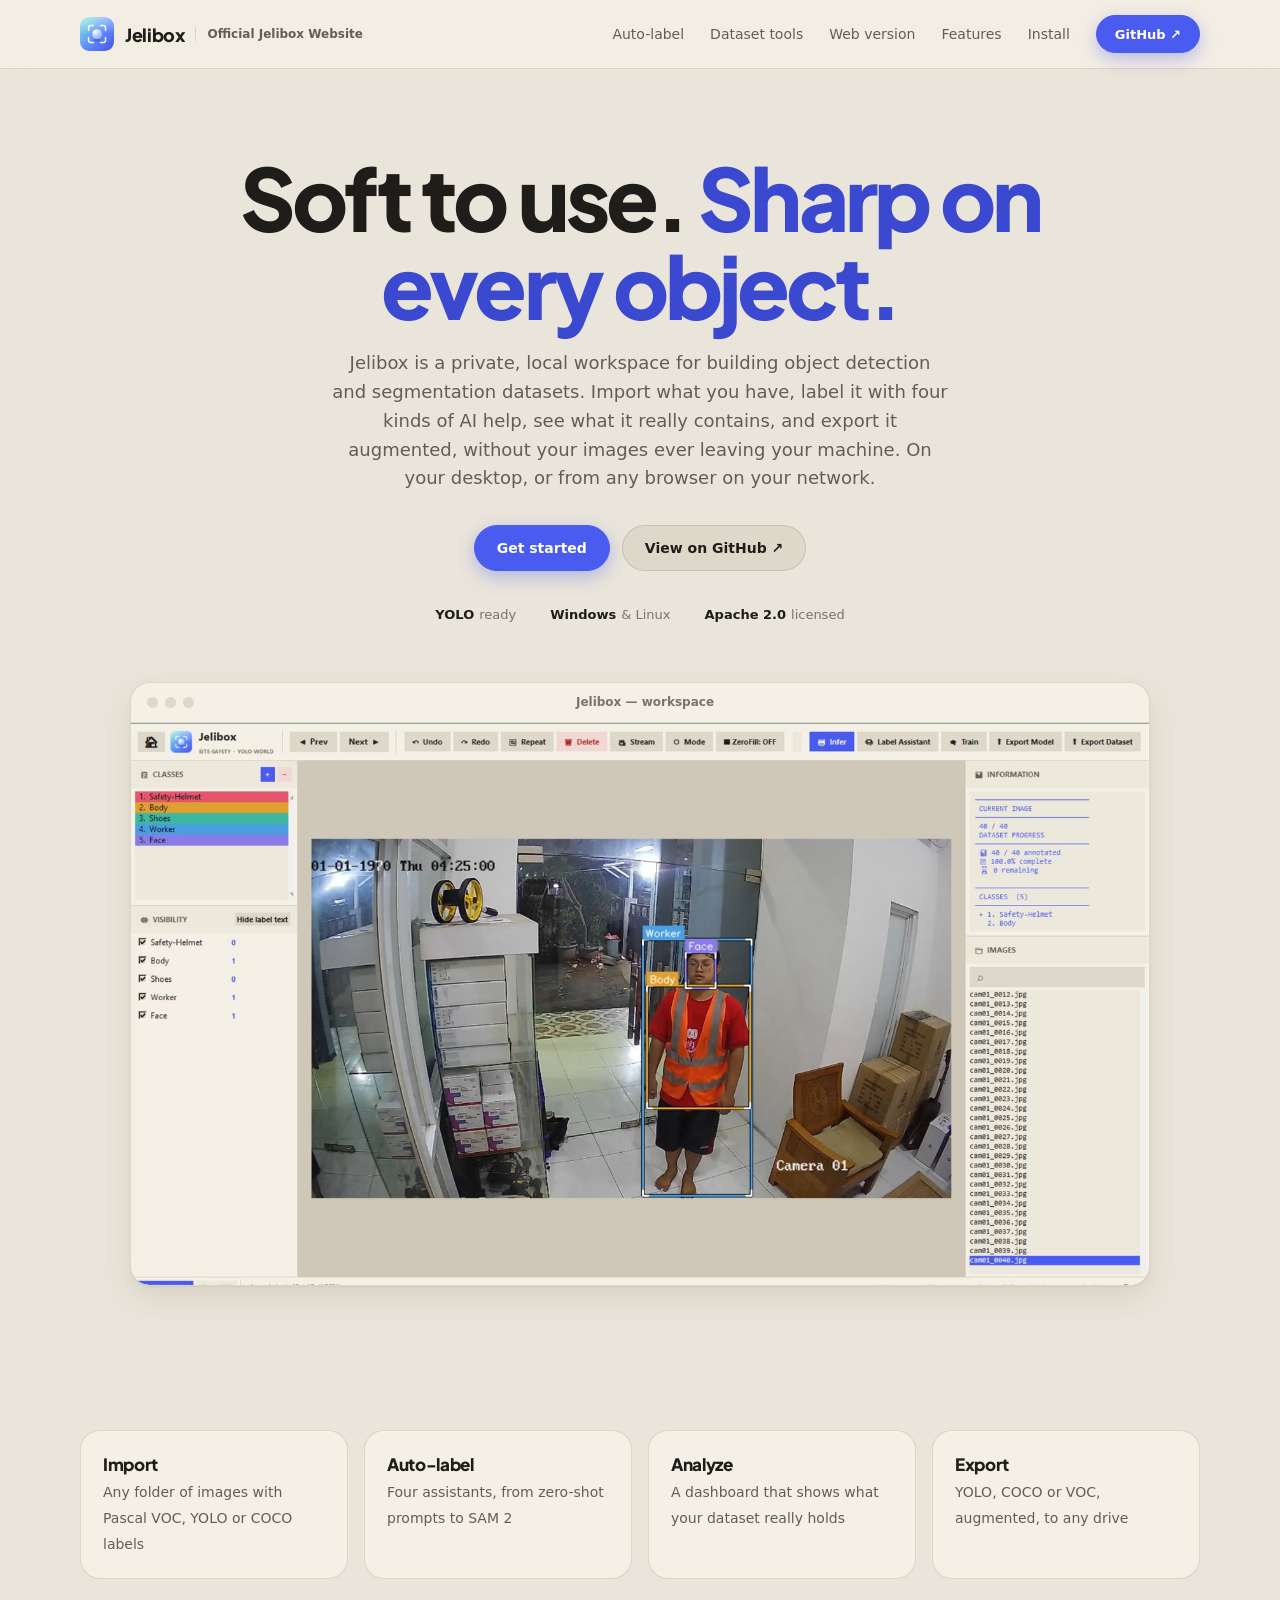
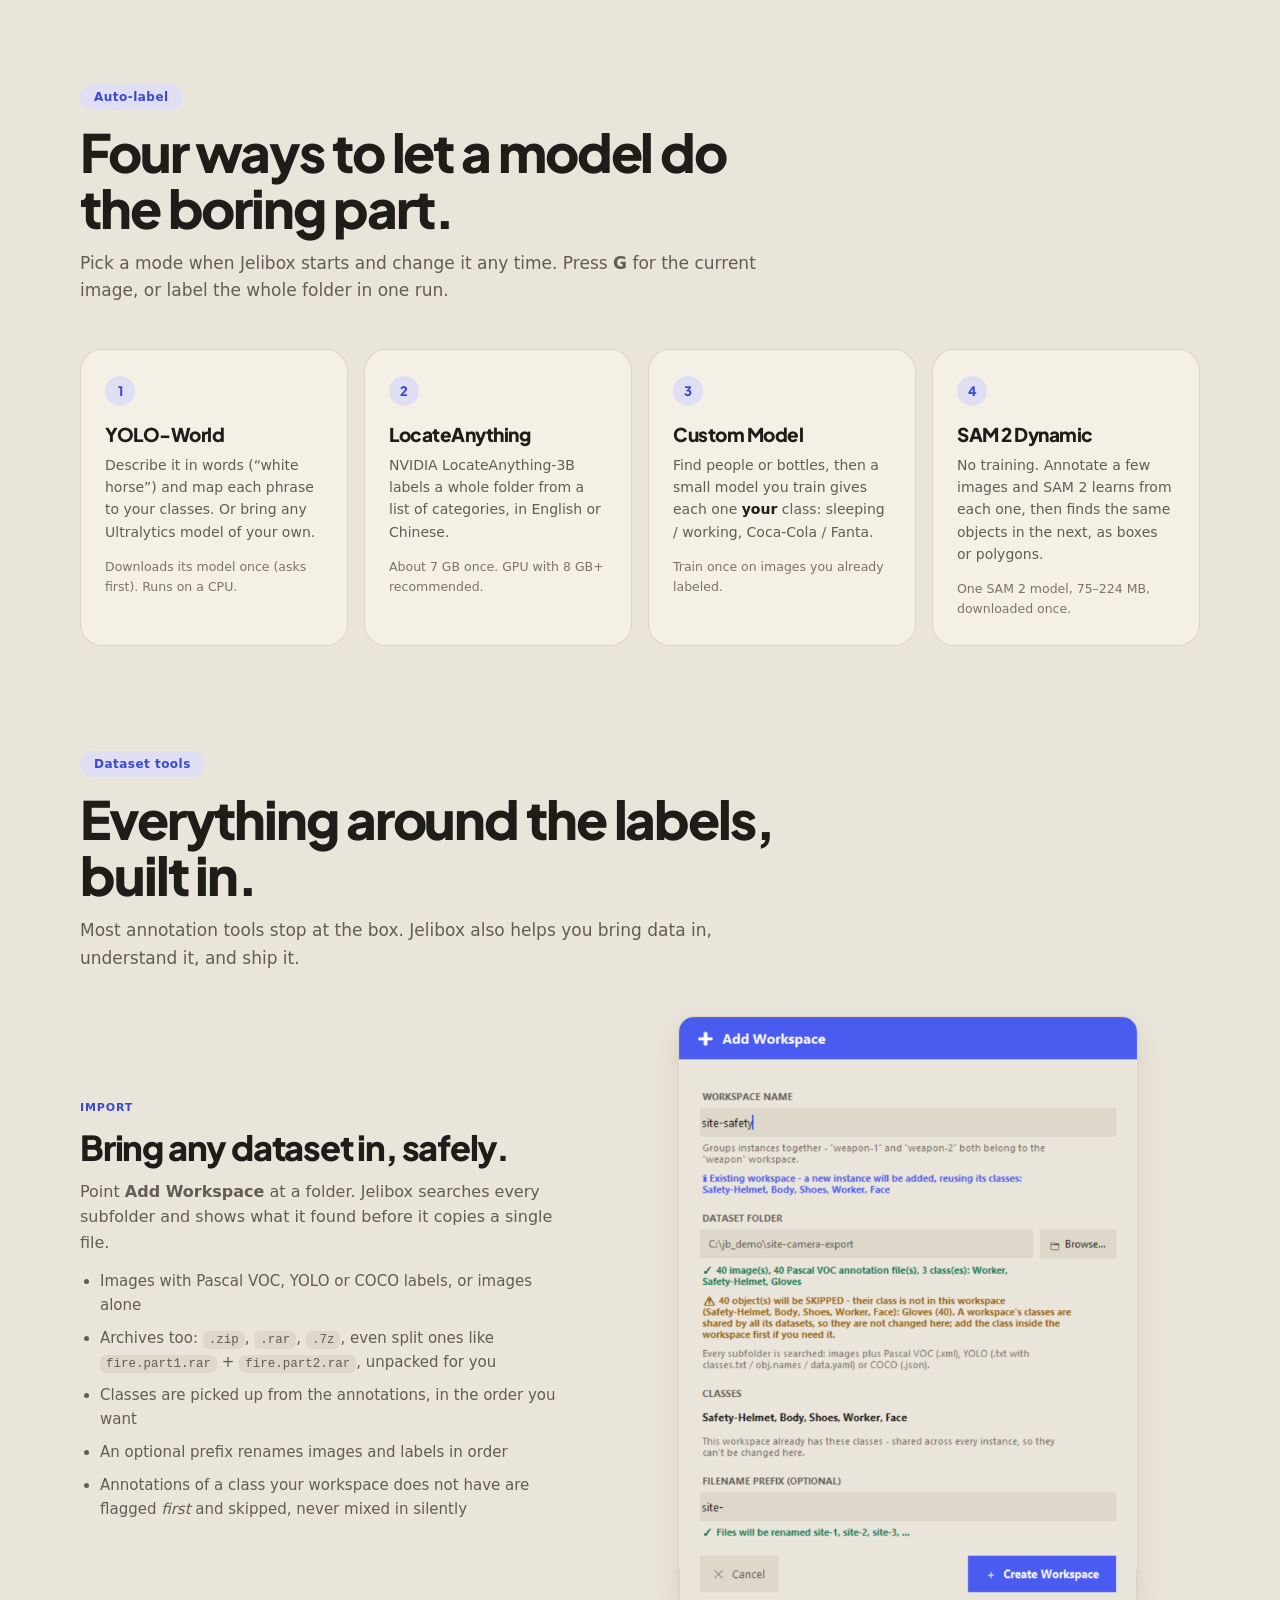
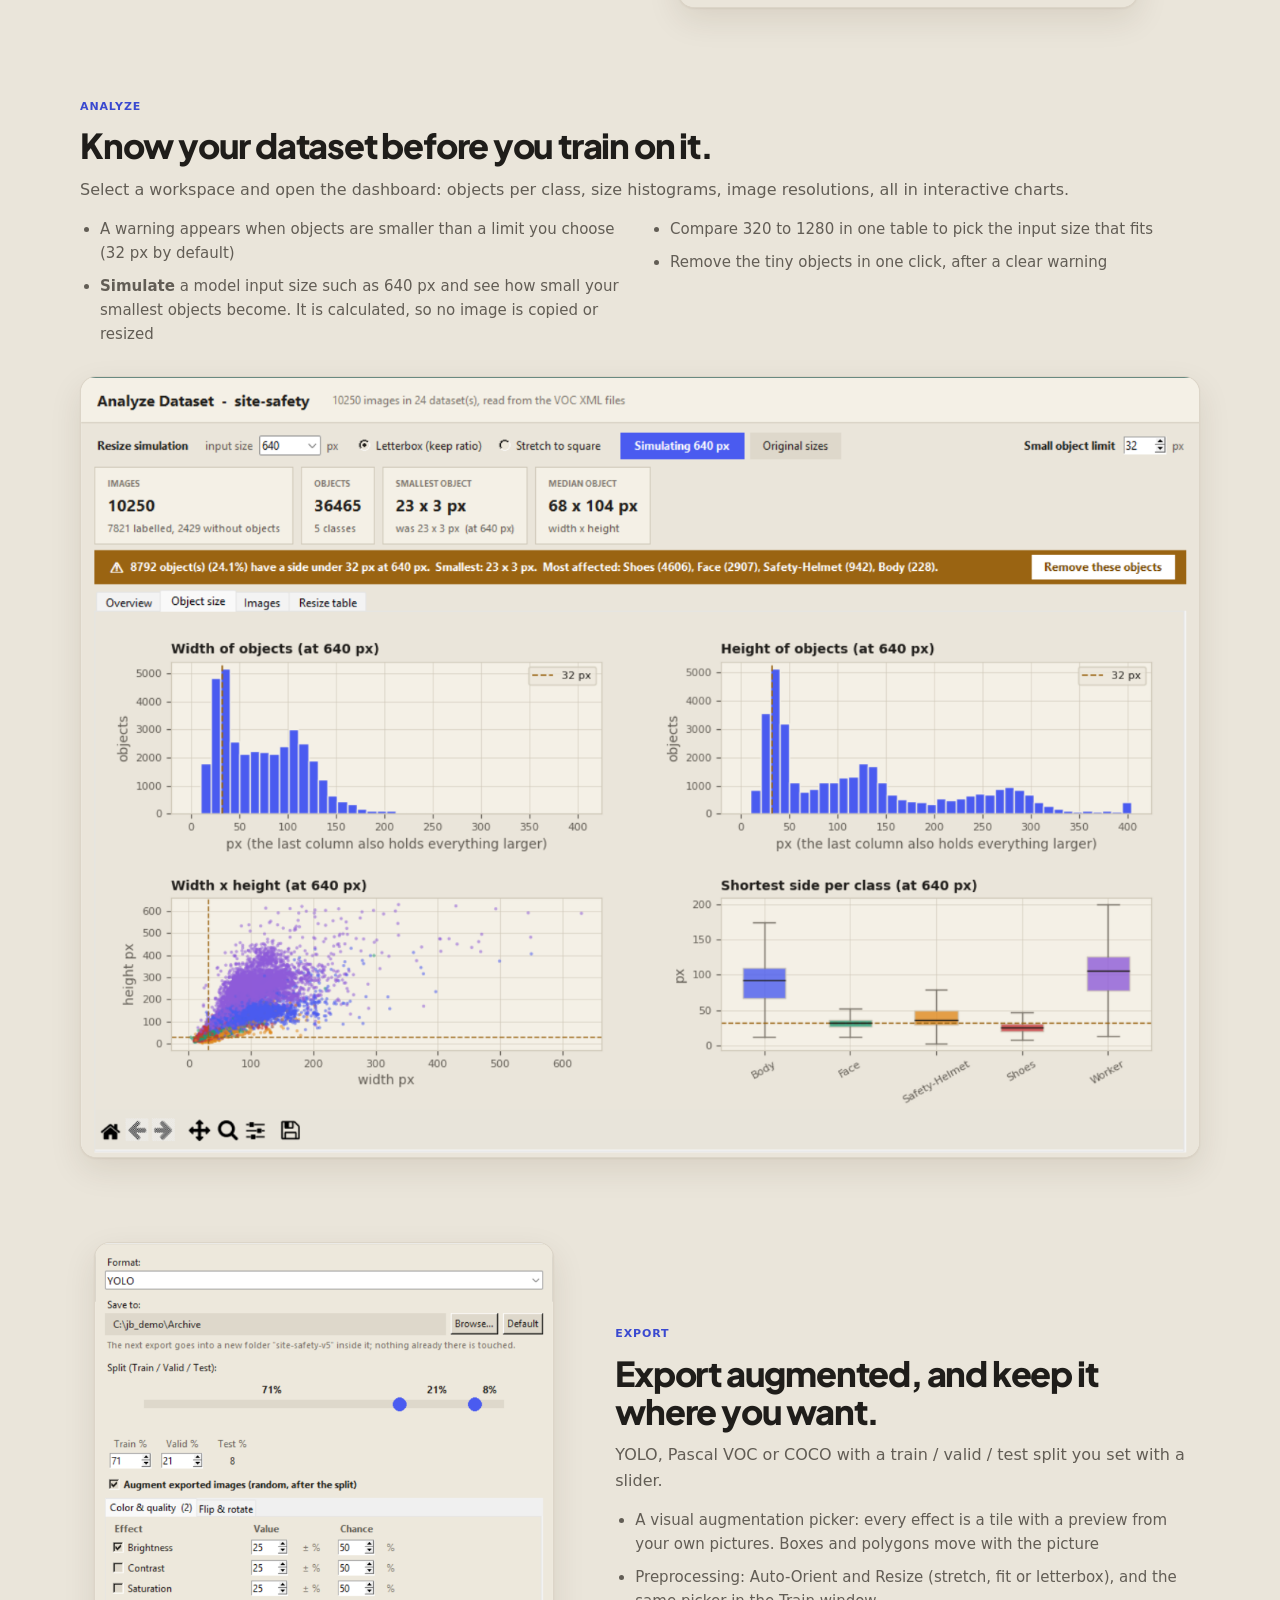
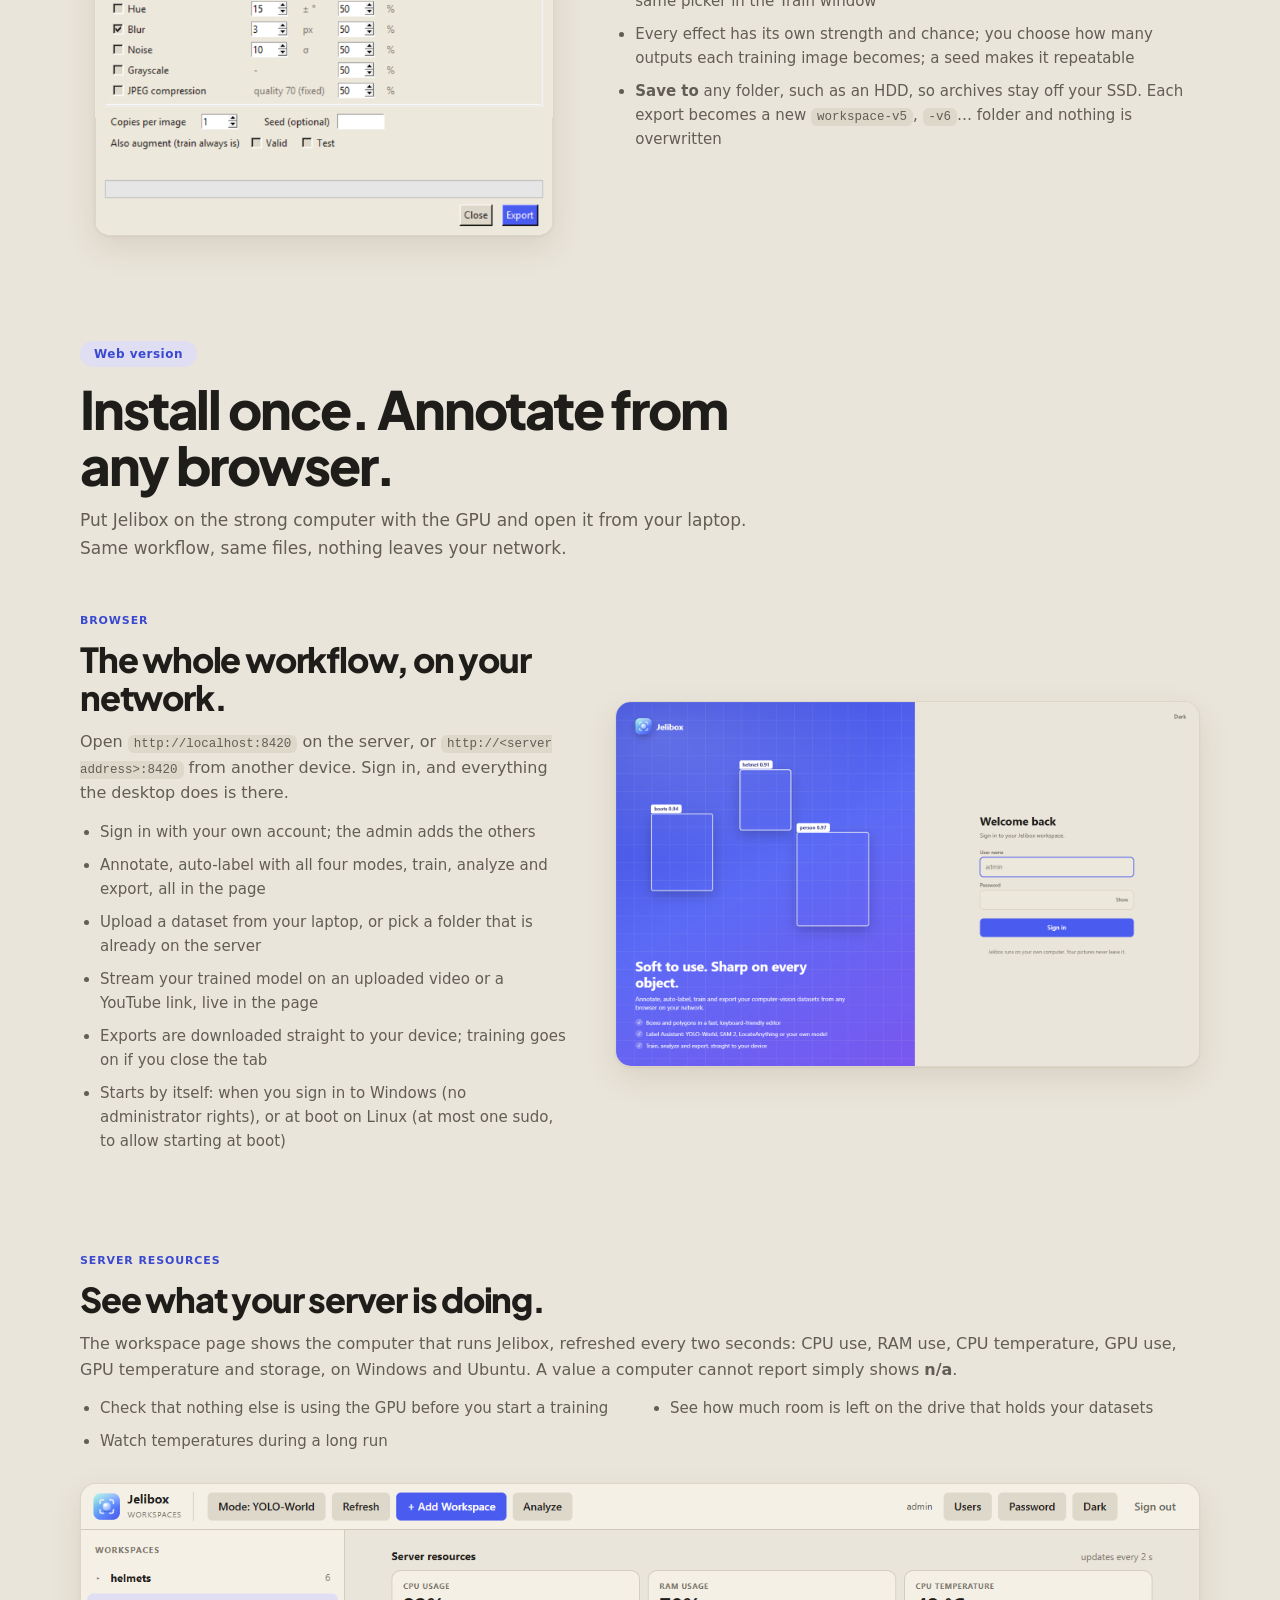
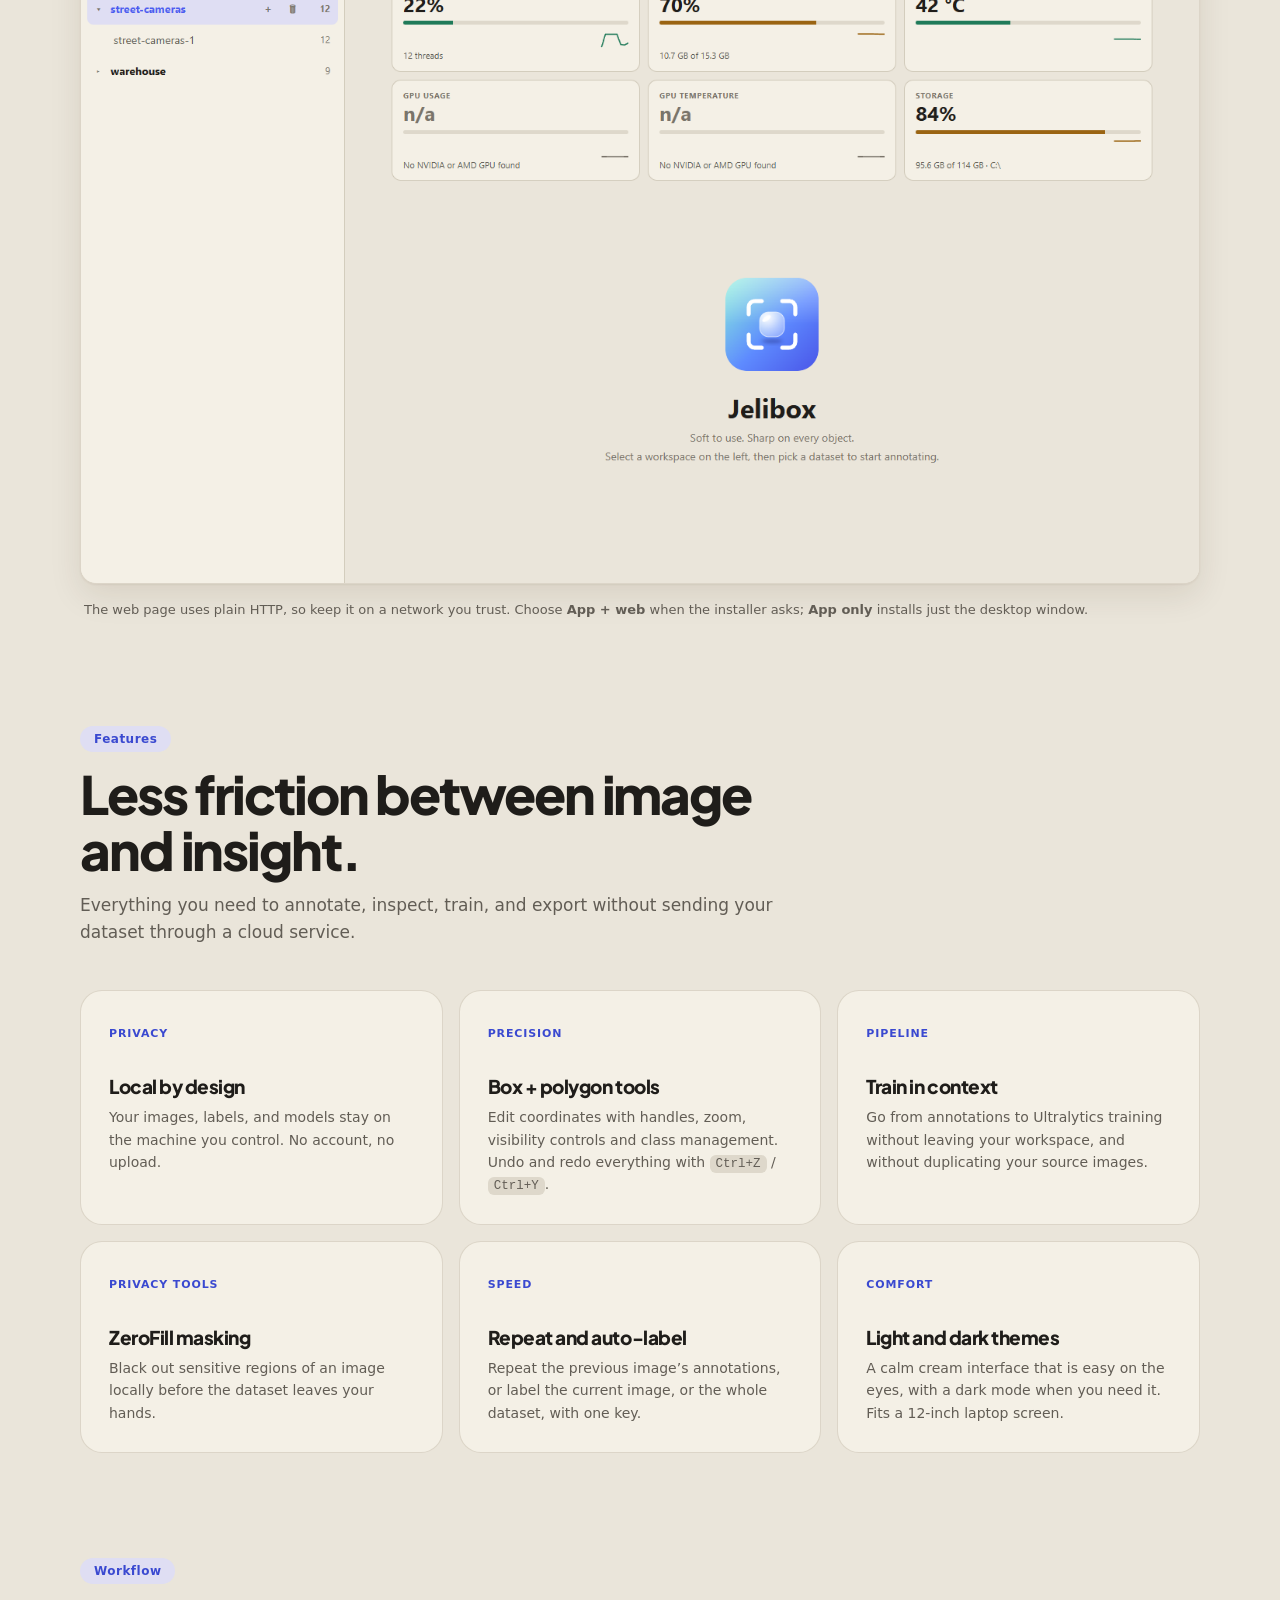
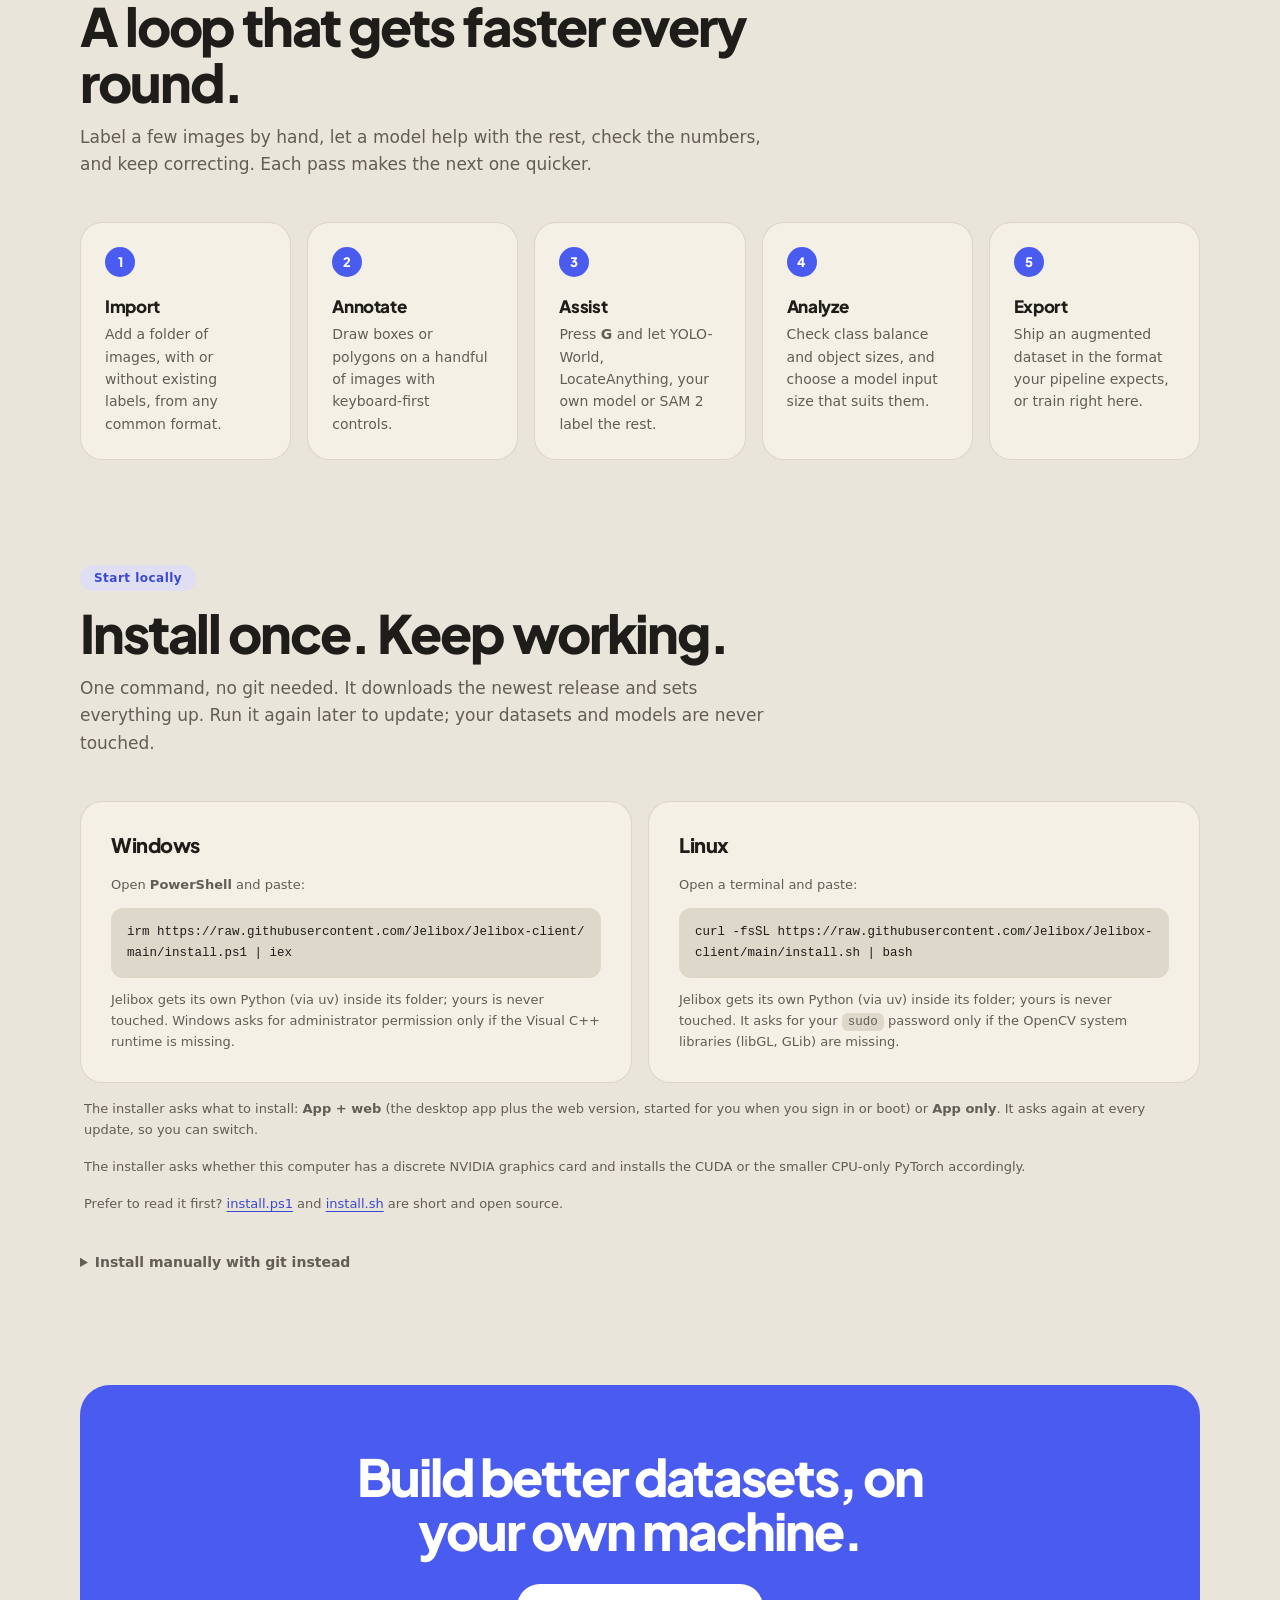
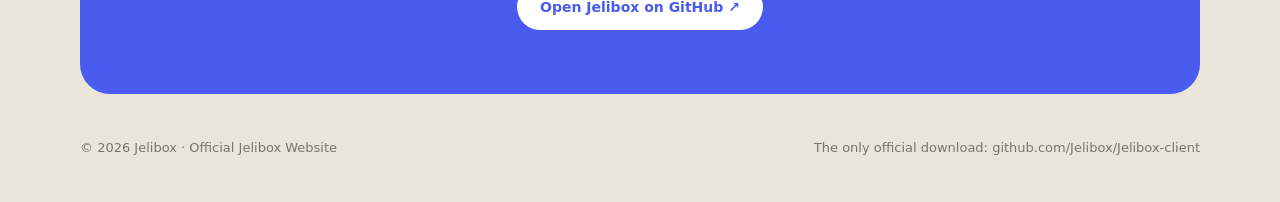
<file: index.html>
<!doctype html>
<html lang="en">
<head>
    <meta charset="UTF-8">
    <meta name="viewport" content="width=device-width, initial-scale=1.0">
    <meta name="google-site-verification" content="2dDeMeLVPGU-jXJDLVFoqY3q3CPxB_4xz4yJbas3ano"/>
    <meta name="description" content="Jelibox is a private, local annotation tool for YOLO object detection and segmentation datasets. Import VOC, YOLO or COCO, auto-label with YOLO-World, LocateAnything, your own model or SAM 2, analyze your dataset in a dashboard, and export it augmented. Use it as a desktop app or in your browser, from any device on your network.">
    <meta property="og:type" content="website">
    <meta property="og:title" content="Official Jelibox Website | Local image annotation with four auto-label modes">
    <meta property="og:description" content="Import any dataset, auto-label it, see what it really contains in a built-in dashboard, and export it augmented. Private, on your own machine.">
    <meta property="og:image" content="https://jelibox.github.io/Jelibox-client/assets/og-image.png">
    <meta property="og:url" content="https://jelibox.github.io/Jelibox-client/">
    <meta name="twitter:card" content="summary_large_image">
    <meta name="twitter:image" content="https://jelibox.github.io/Jelibox-client/assets/og-image.png">
    <meta name="theme-color" content="#EAE5DA" media="(prefers-color-scheme: light)">
    <meta name="theme-color" content="#0B0C12" media="(prefers-color-scheme: dark)">
    <title>Official Jelibox Website | Local Image Annotation, Auto-labeling and Dataset Analysis</title>
    <link rel="icon" href="assets/jelibox.png" type="image/png">
    <link rel="preconnect" href="https://fonts.googleapis.com">
    <link rel="stylesheet" href="https://fonts.googleapis.com/css2?family=Plus+Jakarta+Sans:wght@500;600;700;800&amp;display=swap">
    <style>
        :root {
            --bg:#EAE5DA; --surface:#F4F0E6; --surface2:#DED8CB; --line:rgba(70,50,20,.14);
            --text:#1F1D1A; --muted:#625D55; --faint:#7A746A;
            --accent:#4A5BF0; --on-accent:#FFFFFF; --tint:#DFDEF3; --accent-text:#3A49D0;
            --shadow:0 1px 2px rgba(60,40,10,.06),0 12px 32px rgba(60,40,10,.10);
            --display:'Plus Jakarta Sans',-apple-system,BlinkMacSystemFont,'SF Pro Display','Segoe UI Variable Display','Segoe UI',system-ui,sans-serif;
            --sans:-apple-system,BlinkMacSystemFont,'SF Pro Text','Segoe UI Variable Text','Segoe UI',system-ui,sans-serif;
            --mono:ui-monospace,'SF Mono','Cascadia Code',Consolas,monospace;
        }
        @media (prefers-color-scheme:dark) {
            :root {
                --bg:#0B0C12; --surface:#14161D; --surface2:#2B2E3A; --line:rgba(242,239,233,.10);
                --text:#F2EFE9; --muted:#A1A1AA; --faint:#7C7C86;
                --accent:#5B6BF5; --on-accent:#FFFFFF; --tint:#262A4D; --accent-text:#A7B2FF;
                --shadow:0 1px 2px rgba(0,0,0,.4),0 16px 40px rgba(0,0,0,.45);
            }
        }
        * { box-sizing:border-box; }
        html { scroll-behavior:smooth; }
        body { margin:0; background:var(--bg); color:var(--text); font-family:var(--sans); line-height:1.6; -webkit-font-smoothing:antialiased; }
        a { color:inherit; text-decoration:none; }
        a:focus-visible,button:focus-visible { outline:3px solid var(--accent); outline-offset:3px; border-radius:10px; }
        h1,h2,h3,p { margin-top:0; }
        .shell { width:min(1120px,calc(100% - 48px)); margin:0 auto; }

        /* nav */
        .nav { position:sticky; top:0; z-index:10; border-bottom:1px solid var(--line); background:color-mix(in srgb,var(--surface) 82%,transparent); backdrop-filter:saturate(1.4) blur(18px); }
        .nav-inner { height:68px; display:flex; align-items:center; justify-content:space-between; }
        .brand { display:flex; align-items:center; gap:11px; font:800 18px var(--display); letter-spacing:-.02em; }
        .brand img { width:34px; height:34px; border-radius:9px; }
        .brand-official { font:600 12px var(--sans); letter-spacing:0; color:var(--muted); border-left:1px solid var(--line); padding-left:11px; }
        .nav-links { display:flex; align-items:center; gap:26px; color:var(--muted); font-size:14px; font-weight:500; }
        .nav-links a:hover { color:var(--text); }

        /* buttons */
        .button { display:inline-flex; align-items:center; gap:10px; height:46px; padding:0 22px; border-radius:999px; font:700 14px var(--sans); border:1px solid var(--line); transition:transform .18s ease,background .18s ease,box-shadow .18s ease; }
        .button:hover { transform:translateY(-2px); }
        .button-primary { background:var(--accent); border-color:var(--accent); color:var(--on-accent); box-shadow:0 6px 18px color-mix(in srgb,var(--accent) 35%,transparent); }
        .button-secondary { background:var(--surface2); color:var(--text); }
        .nav .button { height:38px; padding:0 18px; font-size:13px; }

        /* hero */
        .hero { padding:84px 0 72px; text-align:center; }
        .eyebrow { display:inline-block; padding:6px 14px; border-radius:999px; background:var(--tint); color:var(--accent-text); font:700 12px var(--sans); letter-spacing:.04em; }
        h1 { max-width:820px; margin:0 auto 20px; font:800 clamp(2.8rem,7vw,5.4rem)/1.02 var(--display); letter-spacing:-.045em; }
        h1 em { font-style:normal; color:var(--accent-text); }
        .lead { max-width:620px; margin:0 auto; color:var(--muted); font-size:18px; }
        .actions { display:flex; justify-content:center; flex-wrap:wrap; gap:12px; margin-top:32px; }
        .meta-row { display:flex; justify-content:center; flex-wrap:wrap; gap:34px; margin-top:34px; color:var(--faint); font-size:13px; }
        .meta-row strong { color:var(--text); font-weight:700; margin-right:5px; }
        .window { margin:56px auto 0; max-width:1020px; border-radius:20px; background:var(--surface); border:1px solid var(--line); box-shadow:var(--shadow); overflow:hidden; text-align:left; }
        .window-bar { display:flex; align-items:center; gap:7px; height:40px; padding:0 16px; border-bottom:1px solid var(--line); }
        .window-bar i { width:11px; height:11px; border-radius:50%; background:var(--surface2); }
        .window-bar span { margin:0 auto; padding-right:44px; color:var(--faint); font-size:12px; font-weight:600; }
        .window img { display:block; width:100%; height:auto; }

        /* capability strip */
        .strip { display:grid; grid-template-columns:repeat(4,1fr); gap:16px; margin-top:72px; }
        .strip-item { padding:22px; border-radius:20px; background:var(--surface); border:1px solid var(--line); }
        .strip-item strong { display:block; margin-bottom:4px; font:800 17px var(--display); letter-spacing:-.02em; }
        .strip-item span { color:var(--muted); font-size:14px; }

        /* sections */
        .section { padding:104px 0 0; }
        .section-head { max-width:700px; margin-bottom:44px; }
        .section h2 { margin:14px 0 14px; font:800 clamp(2rem,4.4vw,3.3rem)/1.06 var(--display); letter-spacing:-.04em; }
        .section-lead { color:var(--muted); font-size:17px; margin:0; }
        .feature-grid { display:grid; grid-template-columns:repeat(3,1fr); gap:16px; }
        .feature { padding:28px; border-radius:22px; background:var(--surface); border:1px solid var(--line); transition:transform .2s ease,box-shadow .2s ease; }
        .feature:hover { transform:translateY(-3px); box-shadow:var(--shadow); }
        .feature-tag { display:inline-block; margin-bottom:34px; color:var(--accent-text); font:700 11px var(--sans); letter-spacing:.08em; text-transform:uppercase; }
        .feature h3 { margin:0 0 8px; font:800 19px var(--display); letter-spacing:-.025em; }
        .feature p { margin:0; color:var(--muted); font-size:14px; }
        .feature.wide { grid-column:span 2; background:var(--tint); border-color:transparent; }
        .feature.wide p { color:var(--text); opacity:.8; }
        .feature-grid .feature:last-child { grid-column:span 2; }

        /* workflow */
        .loop { display:grid; grid-template-columns:repeat(4,1fr); gap:16px; counter-reset:step; }
        .step { position:relative; padding:24px; border-radius:22px; background:var(--surface); border:1px solid var(--line); }
        .step::before { counter-increment:step; content:counter(step); display:grid; place-items:center; width:30px; height:30px; margin-bottom:18px; border-radius:50%; background:var(--accent); color:var(--on-accent); font:800 13px var(--display); }
        .step h3 { margin:0 0 6px; font:800 17px var(--display); letter-spacing:-.02em; }
        .step p { margin:0; color:var(--muted); font-size:14px; }

        /* install */
        .install-grid { display:grid; grid-template-columns:1fr 1fr; gap:16px; }
        .install-card { padding:30px; border-radius:22px; background:var(--surface); border:1px solid var(--line); }
        .install-card h3 { margin:0 0 18px; font:800 20px var(--display); letter-spacing:-.025em; }
        .install-card ol { padding-left:20px; margin:0 0 22px; font-size:14px; }
        .install-card li { margin-bottom:14px; }
        .install-card code { padding:2px 6px; border-radius:6px; background:var(--surface2); font:500 12.5px var(--mono); }
        .install-card p { margin:0; color:var(--muted); font-size:13px; }
        .install-card { min-width:0; }
        .install-grid.quick pre { white-space:pre-wrap; word-break:break-all; }
        .install-grid.quick .install-card p { margin:0 0 12px; }
        .install-grid.quick .install-card p:last-child { margin:12px 0 0; }
        .install-note { margin:16px 4px 0; color:var(--muted); font-size:13px; }
        .install-note a { color:var(--accent-text); text-decoration:underline; text-underline-offset:3px; }
        .manual { margin-top:28px; }
        .manual summary { cursor:pointer; color:var(--muted); font-size:14px; font-weight:600; padding:8px 0; }
        .manual[open] summary { margin-bottom:12px; }
        pre { overflow-x:auto; padding:14px 16px; margin:8px 0 0; border-radius:12px; background:var(--surface2); font:500 12.5px/1.7 var(--mono); }

        /* final */
        .final-cta { margin-top:104px; padding:64px 28px; border-radius:30px; text-align:center; background:var(--accent); color:var(--on-accent); }
        .final-cta h2 { max-width:640px; margin:0 auto 26px; font:800 clamp(2rem,4.4vw,3.2rem)/1.06 var(--display); letter-spacing:-.04em; }
        .final-cta .button { background:var(--on-accent); color:var(--accent); border-color:transparent; }
        footer { padding:44px 0 44px; color:var(--faint); font-size:13px; }
        footer .shell { display:flex; justify-content:space-between; flex-wrap:wrap; gap:14px; }

        /* auto-label modes */
        .mode-grid { display:grid; grid-template-columns:repeat(4,1fr); gap:16px; }
        .mode { padding:26px 24px; border-radius:22px; background:var(--surface); border:1px solid var(--line); }
        .mode-num { display:grid; place-items:center; width:30px; height:30px; margin-bottom:16px; border-radius:50%; background:var(--tint); color:var(--accent-text); font:800 13px var(--display); }
        .mode h3 { margin:0 0 8px; font:800 19px var(--display); letter-spacing:-.025em; }
        .mode p { margin:0; color:var(--muted); font-size:14px; }
        .mode p.need { margin-top:14px; color:var(--faint); font-size:12.5px; }
        .mode em { color:var(--text); font-style:normal; font-weight:700; }

        /* screenshots next to their explanation */
        .shot { border-radius:16px; background:var(--surface); border:1px solid var(--line); box-shadow:var(--shadow); overflow:hidden; }
        .shot img { display:block; width:100%; height:auto; }
        .wide-shot { margin-top:16px; }
        .split { display:grid; grid-template-columns:minmax(0,5fr) minmax(0,6fr); gap:48px; align-items:center; margin-top:84px; }
        .section-head + .split { margin-top:0; }
        .split.flip .split-text { order:2; }
        .split-text h3 { margin:10px 0 12px; font:800 clamp(1.5rem,3vw,2.15rem)/1.1 var(--display); letter-spacing:-.035em; }
        .split-text .feature-tag { margin-bottom:0; }
        .split-text p { margin:0 0 14px; color:var(--muted); }
        .split-text ul { margin:0; padding-left:20px; color:var(--muted); font-size:15px; }
        .split-text li { margin-bottom:9px; }
        .split-text code, .feature code { padding:2px 6px; border-radius:6px; background:var(--surface2); font:500 12.5px var(--mono); }
        .shot.portrait { max-width:460px; justify-self:center; width:100%; }
        .split.stack { grid-template-columns:1fr; gap:30px; }
        .split.stack .split-text ul { columns:2; column-gap:40px; }
        .split.stack .split-text li { break-inside:avoid; }
        .feature-grid.even .feature:last-child { grid-column:auto; }
        .loop { grid-template-columns:repeat(auto-fit,minmax(190px,1fr)); }

        @keyframes rise { from { opacity:0; transform:translateY(16px); } to { opacity:1; transform:none; } }
        .hero .shell > * { animation:rise .6s ease both; }
        .hero .shell > *:nth-child(2) { animation-delay:.06s; } .hero .shell > *:nth-child(3) { animation-delay:.12s; }
        .hero .shell > *:nth-child(4) { animation-delay:.18s; } .hero .shell > *:nth-child(5) { animation-delay:.24s; }

        @media (max-width:900px) { .split.stack .split-text ul { columns:1; } .split { grid-template-columns:1fr; gap:26px; margin-top:64px; } .split.flip .split-text { order:0; } .mode-grid { grid-template-columns:repeat(2,1fr); } .feature-grid,.loop { grid-template-columns:repeat(2,1fr); } .strip { grid-template-columns:repeat(2,1fr); } .feature.wide,.feature-grid .feature:last-child { grid-column:span 2; } }
        @media (max-width:760px) { .brand-official { display:none; } }
        @media (max-width:640px) {
            .shell { width:min(100% - 32px,1120px); }
            .nav-links a:not(.button) { display:none; }
            .feature-grid,.loop,.strip,.install-grid,.mode-grid { grid-template-columns:1fr; } .feature.wide,.feature-grid .feature:last-child { grid-column:auto; }
            .hero { padding-top:52px; } .section { padding-top:76px; } .window { border-radius:14px; }
        }
        @media (prefers-reduced-motion:reduce) { *,*::before,*::after { scroll-behavior:auto !important; animation:none !important; transition:none !important; } }
    </style>
</head>
<body>
    <header class="nav">
        <div class="shell nav-inner">
            <a class="brand" href="#top" aria-label="Jelibox home"><img src="assets/jelibox.png" alt="Jelibox logo"><span>Jelibox</span><span class="brand-official">Official Jelibox Website</span></a>
            <nav class="nav-links" aria-label="Main navigation"><a href="#modes">Auto-label</a><a href="#tools">Dataset tools</a><a href="#web">Web version</a><a href="#features">Features</a><a href="#install">Install</a><a class="button button-primary" href="https://github.com/Jelibox/Jelibox-client" target="_blank" rel="noopener noreferrer">GitHub ↗</a></nav>
        </div>
    </header>

    <main id="top">
        <section class="hero">
            <div class="shell">
                <h1>Soft to use. <em>Sharp on every object.</em></h1>
                <p class="lead">Jelibox is a private, local workspace for building object detection and segmentation datasets. Import what you have, label it with four kinds of AI help, see what it really contains, and export it augmented, without your images ever leaving your machine. On your desktop, or from any browser on your network.</p>
                <div class="actions">
                    <a class="button button-primary" href="#install">Get started</a>
                    <a class="button button-secondary" href="https://github.com/Jelibox/Jelibox-client" target="_blank" rel="noopener noreferrer">View on GitHub ↗</a>
                </div>
                <div class="meta-row"><span><strong>YOLO</strong>ready</span><span><strong>Windows</strong>&amp; Linux</span><span><strong>Apache 2.0</strong>licensed</span></div>
                <div class="window">
                    <div class="window-bar"><i></i><i></i><i></i><span>Jelibox — workspace</span></div>
                    <img src="assets/annotate.jpg" alt="Jelibox annotation workspace with the class panel, image canvas with labeled boxes, and the information panel" width="1600" height="884">
                </div>
            </div>
        </section>

        <div class="shell strip">
            <div class="strip-item"><strong>Import</strong><span>Any folder of images with Pascal VOC, YOLO or COCO labels</span></div>
            <div class="strip-item"><strong>Auto-label</strong><span>Four assistants, from zero-shot prompts to SAM 2</span></div>
            <div class="strip-item"><strong>Analyze</strong><span>A dashboard that shows what your dataset really holds</span></div>
            <div class="strip-item"><strong>Export</strong><span>YOLO, COCO or VOC, augmented, to any drive</span></div>
        </div>

        <section class="section shell" id="modes">
            <div class="section-head"><span class="eyebrow">Auto-label</span><h2>Four ways to let a model do the boring part.</h2><p class="section-lead">Pick a mode when Jelibox starts and change it any time. Press <b>G</b> for the current image, or label the whole folder in one run.</p></div>
            <div class="mode-grid">
                <article class="mode"><span class="mode-num">1</span><h3>YOLO-World</h3><p>Describe it in words (&ldquo;white horse&rdquo;) and map each phrase to your classes. Or bring any Ultralytics model of your own.</p><p class="need">Downloads its model once (asks first). Runs on a CPU.</p></article>
                <article class="mode"><span class="mode-num">2</span><h3>LocateAnything</h3><p>NVIDIA LocateAnything-3B labels a whole folder from a list of categories, in English or Chinese.</p><p class="need">About 7 GB once. GPU with 8 GB+ recommended.</p></article>
                <article class="mode"><span class="mode-num">3</span><h3>Custom Model</h3><p>Find people or bottles, then a small model you train gives each one <em>your</em> class: sleeping / working, Coca-Cola / Fanta.</p><p class="need">Train once on images you already labeled.</p></article>
                <article class="mode"><span class="mode-num">4</span><h3>SAM 2 Dynamic</h3><p>No training. Annotate a few images and SAM 2 learns from each one, then finds the same objects in the next, as boxes or polygons.</p><p class="need">One SAM 2 model, 75&ndash;224 MB, downloaded once.</p></article>
            </div>
        </section>

        <section class="section shell" id="tools">
            <div class="section-head"><span class="eyebrow">Dataset tools</span><h2>Everything around the labels, built in.</h2><p class="section-lead">Most annotation tools stop at the box. Jelibox also helps you bring data in, understand it, and ship it.</p></div>

            <div class="split">
                <div class="split-text">
                    <span class="feature-tag">Import</span>
                    <h3>Bring any dataset in, safely.</h3>
                    <p>Point <b>Add Workspace</b> at a folder. Jelibox searches every subfolder and shows what it found before it copies a single file.</p>
                    <ul>
                        <li>Images with Pascal VOC, YOLO or COCO labels, or images alone</li>
                        <li>Archives too: <code>.zip</code>, <code>.rar</code>, <code>.7z</code>, even split ones like <code>fire.part1.rar</code> + <code>fire.part2.rar</code>, unpacked for you</li>
                        <li>Classes are picked up from the annotations, in the order you want</li>
                        <li>An optional prefix renames images and labels in order</li>
                        <li>Annotations of a class your workspace does not have are flagged <em>first</em> and skipped, never mixed in silently</li>
                    </ul>
                </div>
                <div class="shot portrait"><img src="assets/add-workspace.png" alt="The Add Workspace window showing 40 images and 3 classes found, with a warning that one class is not in the workspace" width="660" height="850" loading="lazy"></div>
            </div>

            <div class="split stack">
                <div class="split-text">
                    <span class="feature-tag">Analyze</span>
                    <h3>Know your dataset before you train on it.</h3>
                    <p>Select a workspace and open the dashboard: objects per class, size histograms, image resolutions, all in interactive charts.</p>
                    <ul>
                        <li>A warning appears when objects are smaller than a limit you choose (32 px by default)</li>
                        <li><b>Simulate</b> a model input size such as 640 px and see how small your smallest objects become. It is calculated, so no image is copied or resized</li>
                        <li>Compare 320 to 1280 in one table to pick the input size that fits</li>
                        <li>Remove the tiny objects in one click, after a clear warning</li>
                    </ul>
                </div>
                <div class="shot"><img src="assets/dashboard.png" alt="The Analyze Dataset dashboard with width and height histograms, a width by height scatter and a small-object warning" width="1475" height="1030" loading="lazy"></div>
            </div>

            <div class="split flip">
                <div class="split-text">
                    <span class="feature-tag">Export</span>
                    <h3>Export augmented, and keep it where you want.</h3>
                    <p>YOLO, Pascal VOC or COCO with a train / valid / test split you set with a slider.</p>
                    <ul>
                        <li>A visual augmentation picker: every effect is a tile with a preview from your own pictures. Boxes and polygons move with the picture</li>
                        <li>Preprocessing: Auto-Orient and Resize (stretch, fit or letterbox), and the same picker in the Train window</li>
                        <li>Every effect has its own strength and chance; you choose how many outputs each training image becomes; a seed makes it repeatable</li>
                        <li><b>Save to</b> any folder, such as an HDD, so archives stay off your SSD. Each export becomes a new <code>workspace-v5</code>, <code>-v6</code>&hellip; folder and nothing is overwritten</li>
                    </ul>
                </div>
                <div class="shot portrait"><img src="assets/export.png" alt="The Export Dataset window with the Save to folder, the split slider and the augmentation options" width="700" height="905" loading="lazy"></div>
            </div>
        </section>

        <section class="section shell" id="web">
            <div class="section-head"><span class="eyebrow">Web version</span><h2>Install once. Annotate from any browser.</h2><p class="section-lead">Put Jelibox on the strong computer with the GPU and open it from your laptop. Same workflow, same files, nothing leaves your network.</p></div>

            <div class="split">
                <div class="split-text">
                    <span class="feature-tag">Browser</span>
                    <h3>The whole workflow, on your network.</h3>
                    <p>Open <code>http://localhost:8420</code> on the server, or <code>http://&lt;server address&gt;:8420</code> from another device. Sign in, and everything the desktop does is there.</p>
                    <ul>
                        <li>Sign in with your own account; the admin adds the others</li>
                        <li>Annotate, auto-label with all four modes, train, analyze and export, all in the page</li>
                        <li>Upload a dataset from your laptop, or pick a folder that is already on the server</li>
                        <li>Stream your trained model on an uploaded video or a YouTube link, live in the page</li>
                        <li>Exports are downloaded straight to your device; training goes on if you close the tab</li>
                        <li>Starts by itself: when you sign in to Windows (no administrator rights), or at boot on Linux (at most one sudo, to allow starting at boot)</li>
                    </ul>
                </div>
                <div class="shot"><img src="assets/web-login.png" alt="The Jelibox sign-in page with the brand panel and the sign-in form" width="1440" height="900" loading="lazy"></div>
            </div>

            <div class="split stack">
                <div class="split-text">
                    <span class="feature-tag">Server resources</span>
                    <h3>See what your server is doing.</h3>
                    <p>The workspace page shows the computer that runs Jelibox, refreshed every two seconds: CPU use, RAM use, CPU temperature, GPU use, GPU temperature and storage, on Windows and Ubuntu. A value a computer cannot report simply shows <b>n/a</b>.</p>
                    <ul>
                        <li>Check that nothing else is using the GPU before you start a training</li>
                        <li>Watch temperatures during a long run</li>
                        <li>See how much room is left on the drive that holds your datasets</li>
                    </ul>
                </div>
                <div class="shot"><img src="assets/web-workspaces.png" alt="The web version's workspace page with six tiles for CPU, RAM, temperatures, GPU and storage" width="1440" height="900" loading="lazy"></div>
            </div>
            <p class="install-note">The web page uses plain HTTP, so keep it on a network you trust. Choose <b>App + web</b> when the installer asks; <b>App only</b> installs just the desktop window.</p>
        </section>

        <section class="section shell" id="features">
            <div class="section-head"><span class="eyebrow">Features</span><h2>Less friction between image and insight.</h2><p class="section-lead">Everything you need to annotate, inspect, train, and export without sending your dataset through a cloud service.</p></div>
            <div class="feature-grid even">
                <article class="feature"><span class="feature-tag">Privacy</span><h3>Local by design</h3><p>Your images, labels, and models stay on the machine you control. No account, no upload.</p></article>
                <article class="feature"><span class="feature-tag">Precision</span><h3>Box + polygon tools</h3><p>Edit coordinates with handles, zoom, visibility controls and class management. Undo and redo everything with <code>Ctrl+Z</code> / <code>Ctrl+Y</code>.</p></article>
                <article class="feature"><span class="feature-tag">Pipeline</span><h3>Train in context</h3><p>Go from annotations to Ultralytics training without leaving your workspace, and without duplicating your source images.</p></article>
                <article class="feature"><span class="feature-tag">Privacy tools</span><h3>ZeroFill masking</h3><p>Black out sensitive regions of an image locally before the dataset leaves your hands.</p></article>
                <article class="feature"><span class="feature-tag">Speed</span><h3>Repeat and auto-label</h3><p>Repeat the previous image&rsquo;s annotations, or label the current image, or the whole dataset, with one key.</p></article>
                <article class="feature"><span class="feature-tag">Comfort</span><h3>Light and dark themes</h3><p>A calm cream interface that is easy on the eyes, with a dark mode when you need it. Fits a 12-inch laptop screen.</p></article>
            </div>
        </section>

        <section class="section shell" id="workflow">
            <div class="section-head"><span class="eyebrow">Workflow</span><h2>A loop that gets faster every round.</h2><p class="section-lead">Label a few images by hand, let a model help with the rest, check the numbers, and keep correcting. Each pass makes the next one quicker.</p></div>
            <div class="loop">
                <div class="step"><h3>Import</h3><p>Add a folder of images, with or without existing labels, from any common format.</p></div>
                <div class="step"><h3>Annotate</h3><p>Draw boxes or polygons on a handful of images with keyboard-first controls.</p></div>
                <div class="step"><h3>Assist</h3><p>Press <b>G</b> and let YOLO-World, LocateAnything, your own model or SAM 2 label the rest.</p></div>
                <div class="step"><h3>Analyze</h3><p>Check class balance and object sizes, and choose a model input size that suits them.</p></div>
                <div class="step"><h3>Export</h3><p>Ship an augmented dataset in the format your pipeline expects, or train right here.</p></div>
            </div>
        </section>

        <section class="section shell" id="install">
            <div class="section-head"><span class="eyebrow">Start locally</span><h2>Install once. Keep working.</h2><p class="section-lead">One command, no git needed. It downloads the newest release and sets everything up. Run it again later to update; your datasets and models are never touched.</p></div>
            <div class="install-grid quick">
                <div class="install-card">
                    <h3>Windows</h3>
                    <p>Open <b>PowerShell</b> and paste:</p>
                    <pre>irm https://raw.githubusercontent.com/Jelibox/Jelibox-client/main/install.ps1 | iex</pre>
                    <p>Jelibox gets its own Python (via uv) inside its folder; yours is never touched. Windows asks for administrator permission only if the Visual C++ runtime is missing.</p>
                </div>
                <div class="install-card">
                    <h3>Linux</h3>
                    <p>Open a terminal and paste:</p>
                    <pre>curl -fsSL https://raw.githubusercontent.com/Jelibox/Jelibox-client/main/install.sh | bash</pre>
                    <p>Jelibox gets its own Python (via uv) inside its folder; yours is never touched. It asks for your <code>sudo</code> password only if the OpenCV system libraries (libGL, GLib) are missing.</p>
                </div>
            </div>
            <p class="install-note">The installer asks what to install: <b>App + web</b> (the desktop app plus the web version, started for you when you sign in or boot) or <b>App only</b>. It asks again at every update, so you can switch.</p>
            <p class="install-note">The installer asks whether this computer has a discrete NVIDIA graphics card and installs the CUDA or the smaller CPU-only PyTorch accordingly.</p>
            <p class="install-note">Prefer to read it first? <a href="https://github.com/Jelibox/Jelibox-client/blob/main/install.ps1" target="_blank" rel="noopener noreferrer">install.ps1</a> and <a href="https://github.com/Jelibox/Jelibox-client/blob/main/install.sh" target="_blank" rel="noopener noreferrer">install.sh</a> are short and open source.</p>
            <details class="manual">
                <summary>Install manually with git instead</summary>
            <div class="install-grid">
                <div class="install-card">
                    <h3>Linux</h3>
                    <ol>
                        <li>Install git (if you haven't installed git)
                            <pre>sudo apt install git</pre>
                        </li>
                        <li>Clone this repository
                            <pre>git clone https://github.com/Jelibox/Jelibox-client.git</pre>
                        </li>
                        <li>Add access to linux installation script
                            <pre>chmod +x jelibox_linux_installation.bash</pre>
                        </li>
                        <li>Run Jelibox installation script
                            <pre>./jelibox_linux_installation.bash</pre>
                        </li>
                    </ol>
                    <p>The installer needs <code>sudo</code> only if the OpenCV system libraries are missing. It installs uv if needed, downloads Jelibox's private Python, creates the <code>jelibox/</code> virtual environment, installs dependencies, and creates a desktop launcher.</p>
                </div>
                <div class="install-card">
                    <h3>Windows</h3>
                    <ol>
                        <li>Double-click <code>jelibox_windows_installation.bat</code>. Do not run it as administrator: it asks Windows for permission itself, only to install the Visual C++ runtime, and only when it is missing.</li>
                        <li>Follow the installer prompts.</li>
                        <li>Open the generated <code>Jelibox.lnk</code> shortcut.</li>
                    </ol>
                    <p>The installer detects an NVIDIA GPU only to suggest an answer, then asks whether this computer has a discrete NVIDIA GPU and installs the matching PyTorch build. GPU detection does not guarantee that the installed PyTorch package has CUDA enabled.</p>
                </div>
            </div>
            </details>
        </section>

        <section class="shell final-cta">
            <h2>Build better datasets, on your own machine.</h2>
            <a class="button" href="https://github.com/Jelibox/Jelibox-client" target="_blank" rel="noopener noreferrer">Open Jelibox on GitHub ↗</a>
        </section>
    </main>

    <footer><div class="shell"><span>© 2026 Jelibox · Official Jelibox Website</span><span>The only official download: <a href="https://github.com/Jelibox/Jelibox-client" target="_blank" rel="noopener noreferrer">github.com/Jelibox/Jelibox-client</a></span></div></footer>
</body>
</html>
</file>
